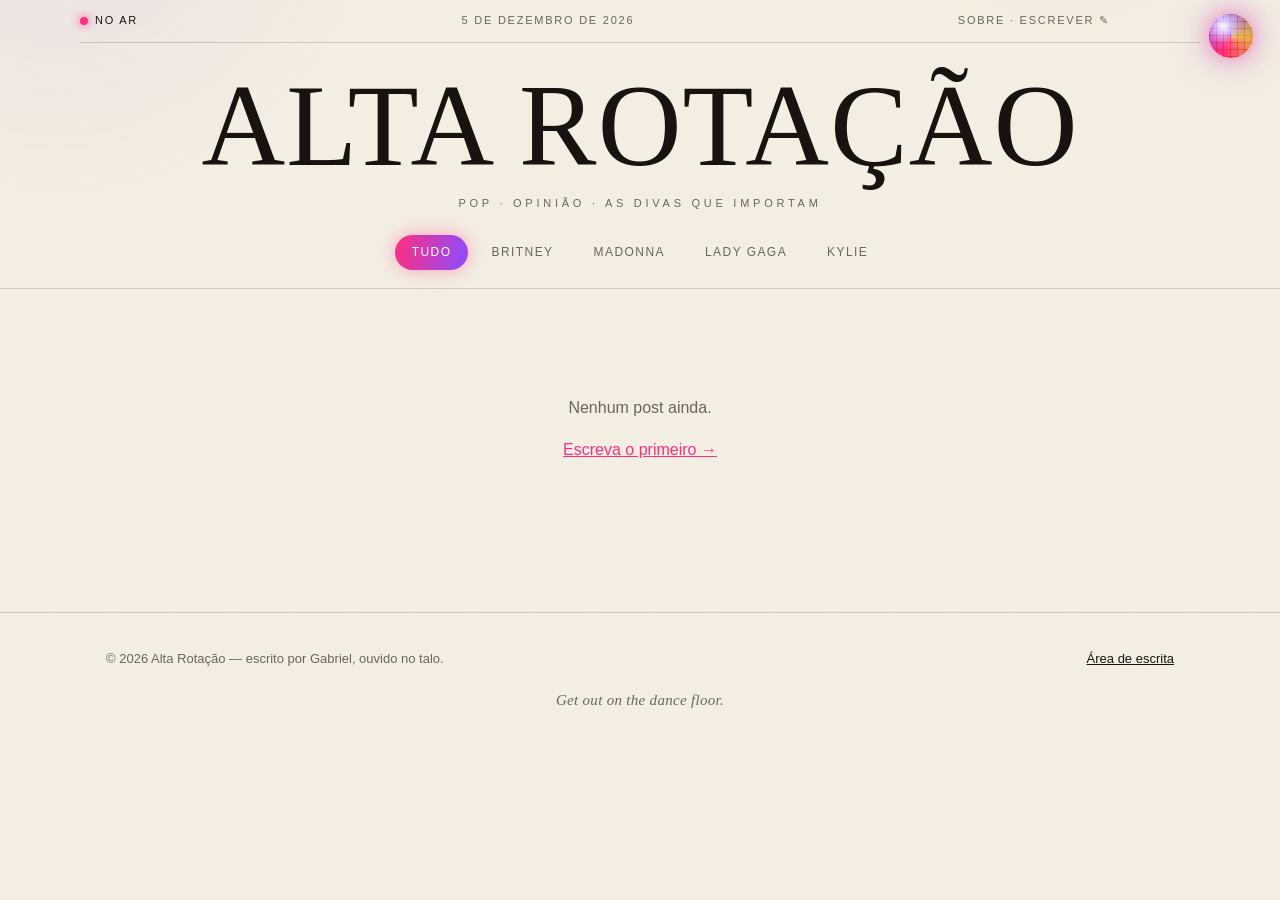
<file: index.html>
<!doctype html>
<html lang="pt-BR">
<head>
  <meta charset="utf-8">
  <meta name="viewport" content="width=device-width, initial-scale=1">
  <title>Alta Rotação — pop, opinião e as divas que importam</title>
  <meta name="description" content="Opinião sobre música pop: Britney, Madonna, Lady Gaga, Kylie e todo mundo que faz o refrão grudar.">
  <link rel="stylesheet" href="styles.css">
</head>
<body>

  <div class="discoball-wrap" title="psiu…"><div class="discoball"></div><small>clique 3x</small></div>

  <header class="masthead">
    <div class="wrap masthead-top">
      <span class="no-ar"><span class="bolinha"></span> No ar</span>
      <span id="dataHoje"></span>
      <span class="mast-links"><a href="sobre.html">Sobre</a> · <a href="admin.html">Escrever ✎</a></span>
    </div>
    <div class="wrap">
      <a href="index.html" class="logo">
        <h1>Alta Rotação</h1>
        <div class="tagline">Pop · Opinião · As divas que importam</div>
      </a>
      <nav class="divas-nav" id="menuDivas">
        <a href="index.html" class="ativo">Tudo</a>
        <a href="?diva=Britney%20Spears">Britney</a>
        <a href="?diva=Madonna">Madonna</a>
        <a href="?diva=Lady%20Gaga">Lady Gaga</a>
        <a href="?diva=Kylie%20Minogue">Kylie</a>
      </nav>
    </div>
  </header>

  <main class="wrap" id="conteudo"><!-- preenchido pelo JS --></main>

  <footer class="rodape">
    <div class="wrap">
      <span>© <span id="ano"></span> Alta Rotação — escrito por Gabriel, ouvido no talo.</span>
      <span><a href="admin.html">Área de escrita</a></span>
      <span class="assinatura-pista">Get out on the dance floor.</span>
    </div>
  </footer>

  <script src="posts.js"></script>
  <script src="app.js"></script>
  <script src="fx.js"></script>
  <script>
    document.getElementById("ano").textContent = new Date().getFullYear();
    document.getElementById("dataHoje").textContent = dataBonita(
      new Date().toISOString().slice(0, 10)
    );

    // filtro opcional por diva (?diva=...)
    const filtroDiva = new URLSearchParams(location.search).get("diva");

    // marca o item de menu ativo
    document.querySelectorAll("#menuDivas a").forEach(a => {
      const href = a.getAttribute("href");
      const ativo = filtroDiva
        ? href.includes(encodeURIComponent(filtroDiva))
        : href === "index.html";
      a.classList.toggle("ativo", ativo);
    });

    let posts = porData(carregarPosts());
    if (filtroDiva) posts = posts.filter(p => p.diva === filtroDiva);

    const alvo = document.getElementById("conteudo");

    if (!posts.length) {
      alvo.innerHTML = `<div class="vazio">
        <p>Nenhum post ainda${filtroDiva ? " sobre " + escapar(filtroDiva) : ""}.</p>
        <p><a href="admin.html">Escreva o primeiro →</a></p>
      </div>`;
    } else {
      const [destaque, ...resto] = posts;

      const cartao = (p) => `
        <article class="card">
          <a href="post.html?p=${encodeURIComponent(p.id)}">
            <div class="capa">${p.capa || "♪"}</div>
          </a>
          <p class="chamada">${escapar(p.diva || "Pop")}</p>
          <h3><a href="post.html?p=${encodeURIComponent(p.id)}">${escapar(p.titulo)}</a></h3>
          <p class="dek">${escapar(p.dek || "")}</p>
          <p class="meta"><span>${dataBonita(p.data)}</span></p>
        </article>`;

      alvo.innerHTML = `
        <section class="lead">
          <div>
            <p class="chamada">Em destaque · ${escapar(destaque.diva || "Pop")}</p>
            <h2><a href="post.html?p=${encodeURIComponent(destaque.id)}">${escapar(destaque.titulo)}</a></h2>
            <p class="dek">${escapar(destaque.dek || "")}</p>
            <p class="meta" style="margin-top:16px"><span>${dataBonita(destaque.data)}</span> · <span>por ${escapar(destaque.autor || "Gabriel")}</span></p>
          </div>
          <a href="post.html?p=${encodeURIComponent(destaque.id)}" class="capa" style="text-decoration:none">${destaque.capa || "♪"}</a>
        </section>
        ${resto.length ? `<section class="grade">${resto.map(cartao).join("")}</section>` : ""}
      `;
    }
  </script>
</body>
</html>
</file>
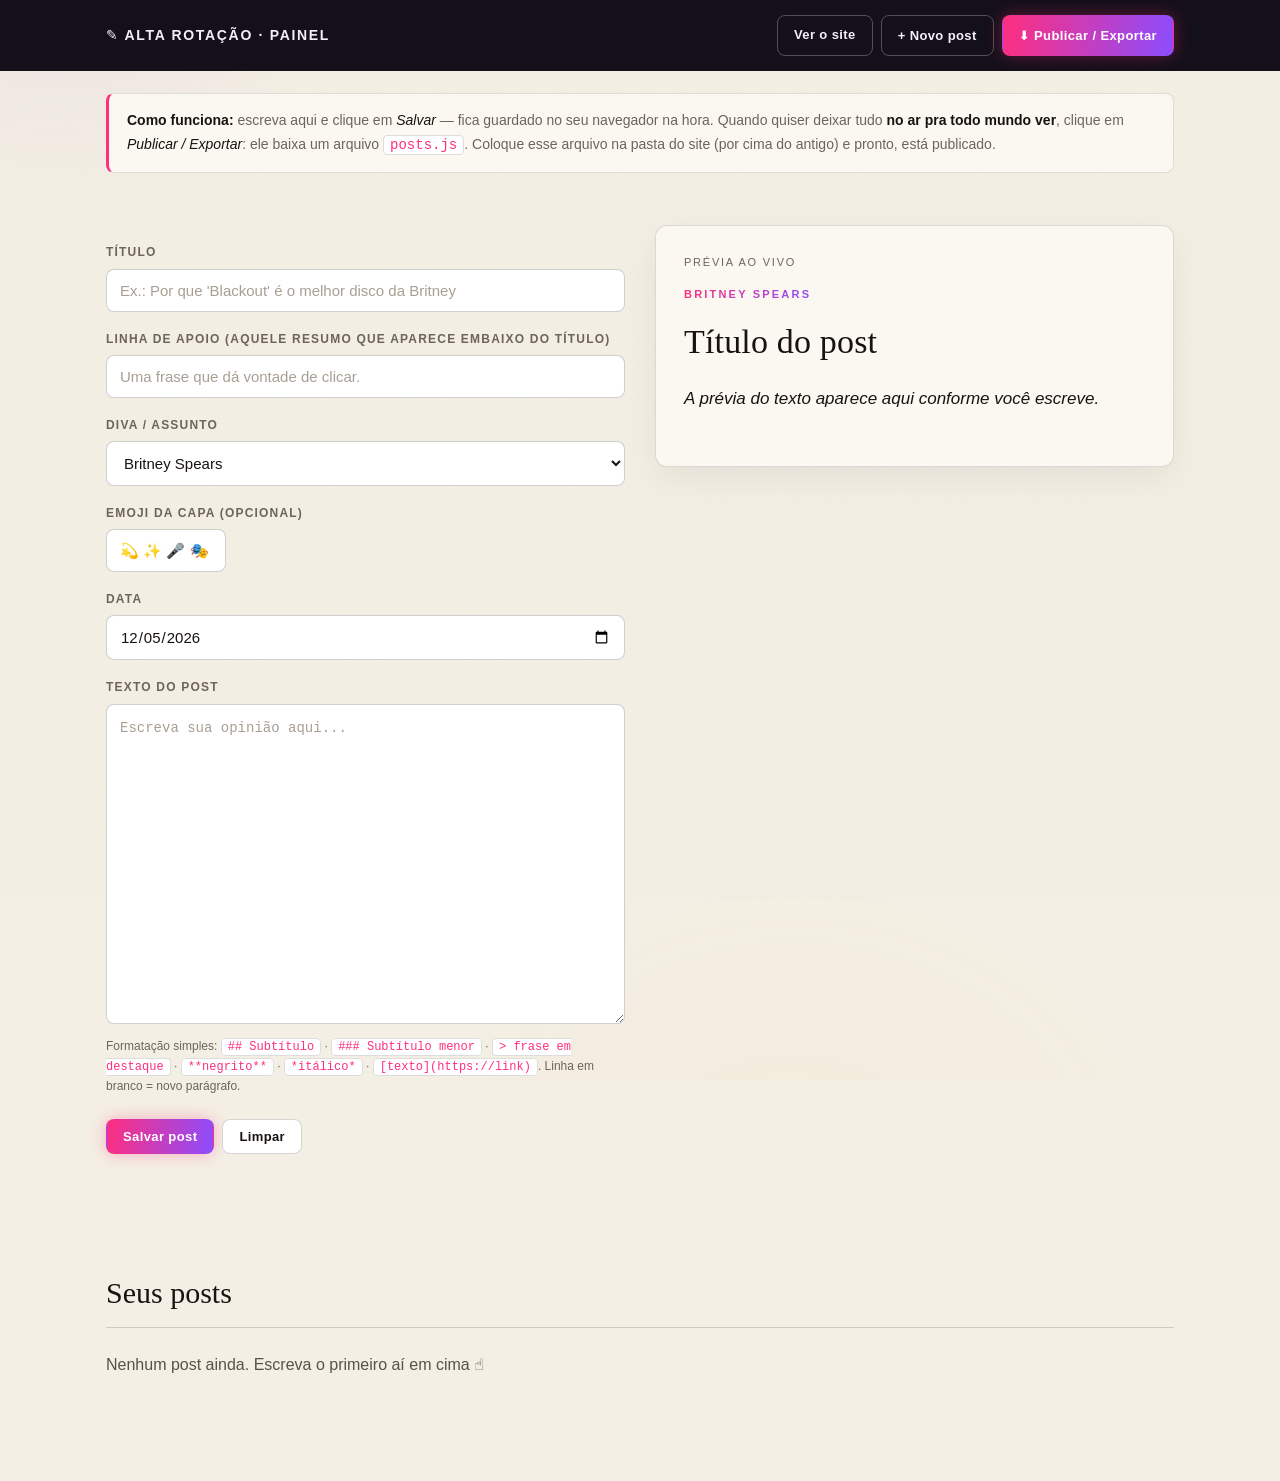
<file: admin.html>
<!doctype html>
<html lang="pt-BR">
<head>
  <meta charset="utf-8">
  <meta name="viewport" content="width=device-width, initial-scale=1">
  <title>Escrever — Alta Rotação</title>
  <link rel="stylesheet" href="styles.css">
</head>
<body class="admin">

  <div class="admin-bar">
    <div class="wrap">
      <strong>✎ Alta Rotação · Painel</strong>
      <div class="acoes">
        <a href="index.html" class="btn fantasma" target="_blank">Ver o site</a>
        <button class="btn fantasma" id="btnNovo">+ Novo post</button>
        <button class="btn primario" id="btnPublicar">⬇ Publicar / Exportar</button>
      </div>
    </div>
  </div>

  <div class="wrap">

    <div class="aviso">
      <strong>Como funciona:</strong> escreva aqui e clique em <em>Salvar</em> — fica guardado no seu navegador na hora.
      Quando quiser deixar tudo <strong>no ar pra todo mundo ver</strong>, clique em
      <em>Publicar / Exportar</em>: ele baixa um arquivo <code>posts.js</code>. Coloque esse arquivo na
      pasta do site (por cima do antigo) e pronto, está publicado.
    </div>

    <div class="admin-grid">

      <!-- Coluna 1: editor -->
      <form class="editor" id="form" onsubmit="return false;">
        <input type="hidden" id="f_id">

        <label for="f_titulo">Título</label>
        <input id="f_titulo" placeholder="Ex.: Por que 'Blackout' é o melhor disco da Britney">

        <label for="f_dek">Linha de apoio (aquele resumo que aparece embaixo do título)</label>
        <input id="f_dek" placeholder="Uma frase que dá vontade de clicar.">

        <label for="f_diva">Diva / assunto</label>
        <select id="f_diva">
          <option>Britney Spears</option>
          <option>Madonna</option>
          <option>Lady Gaga</option>
          <option>Kylie Minogue</option>
          <option>Pop em geral</option>
        </select>

        <label for="f_capa">Emoji da capa (opcional)</label>
        <input id="f_capa" maxlength="4" placeholder="💫 ✨ 🎤 🎭 ♪" style="max-width:120px">

        <label for="f_data">Data</label>
        <input id="f_data" type="date">

        <label for="f_corpo">Texto do post</label>
        <textarea id="f_corpo" placeholder="Escreva sua opinião aqui..."></textarea>
        <p class="dica">
          Formatação simples: <code>## Subtítulo</code> · <code>### Subtítulo menor</code> ·
          <code>&gt; frase em destaque</code> · <code>**negrito**</code> · <code>*itálico*</code> ·
          <code>[texto](https://link)</code>. Linha em branco = novo parágrafo.
        </p>

        <div style="margin-top:22px; display:flex; gap:8px; flex-wrap:wrap">
          <button class="btn primario" id="btnSalvar">Salvar post</button>
          <button class="btn" id="btnLimpar">Limpar</button>
        </div>
      </form>

      <!-- Coluna 2: preview -->
      <div class="preview">
        <div class="rotulo">Prévia ao vivo</div>
        <article class="artigo" style="padding:0">
          <p class="chamada" id="p_diva"></p>
          <h1 id="p_titulo" style="font-size:34px"></h1>
          <p class="dek" id="p_dek"></p>
          <div class="corpo" id="p_corpo" style="font-size:17px"></div>
        </article>
      </div>
    </div>

    <!-- Lista de posts existentes -->
    <section class="lista-posts">
      <h2>Seus posts</h2>
      <div id="listaPosts"></div>
    </section>

  </div>

  <script src="posts.js"></script>
  <script src="app.js"></script>
  <script src="admin.js"></script>
</body>
</html>
</file>
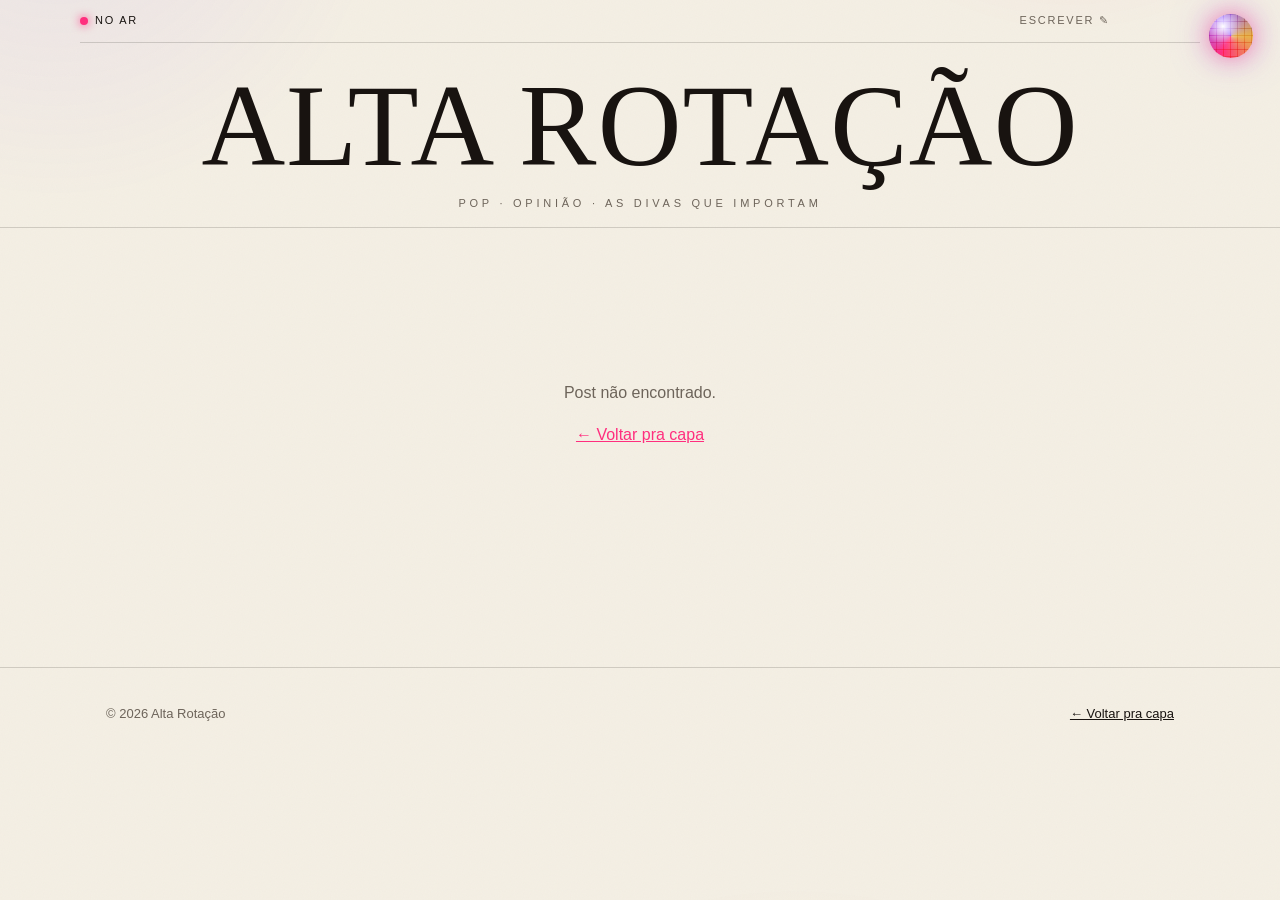
<file: post.html>
<!doctype html>
<html lang="pt-BR">
<head>
  <meta charset="utf-8">
  <meta name="viewport" content="width=device-width, initial-scale=1">
  <title>Alta Rotação</title>
  <link rel="stylesheet" href="styles.css">
</head>
<body>

  <div class="discoball-wrap" title="psiu…"><div class="discoball"></div><small>clique 3x</small></div>

  <header class="masthead">
    <div class="wrap masthead-top">
      <span class="no-ar"><span class="bolinha"></span> No ar</span>
      <a href="admin.html">Escrever ✎</a>
    </div>
    <div class="wrap">
      <a href="index.html" class="logo">
        <h1>Alta Rotação</h1>
        <div class="tagline">Pop · Opinião · As divas que importam</div>
      </a>
    </div>
  </header>

  <main class="wrap"><article class="artigo" id="artigo"></article></main>

  <footer class="rodape">
    <div class="wrap">
      <span>© <span id="ano"></span> Alta Rotação</span>
      <span><a href="index.html">← Voltar pra capa</a></span>
    </div>
  </footer>

  <script src="posts.js"></script>
  <script src="app.js"></script>
  <script src="fx.js"></script>
  <script>
    document.getElementById("ano").textContent = new Date().getFullYear();
    const post = acharPost(idDaUrl());
    const alvo = document.getElementById("artigo");

    if (!post) {
      alvo.innerHTML = `<div class="vazio">
        <p>Post não encontrado.</p><p><a href="index.html">← Voltar pra capa</a></p>
      </div>`;
    } else {
      document.title = post.titulo + " — Alta Rotação";
      alvo.innerHTML = `
        <a href="index.html" class="voltar">← Alta Rotação</a>
        <p class="chamada" style="margin-top:22px">${escapar(post.diva || "Pop")}</p>
        <h1>${escapar(post.titulo)}</h1>
        ${post.dek ? `<p class="dek">${escapar(post.dek)}</p>` : ""}
        <p class="assinatura">
          <span>Por <strong>${escapar(post.autor || "Gabriel")}</strong></span>
          <span>${dataBonita(post.data)}</span>
        </p>
        <div class="corpo">${formatarCorpo(post.corpo || "")}</div>
        <p style="margin-top:48px"><a href="index.html" class="voltar">← Ver mais posts</a></p>
      `;
    }
  </script>
</body>
</html>
</file>
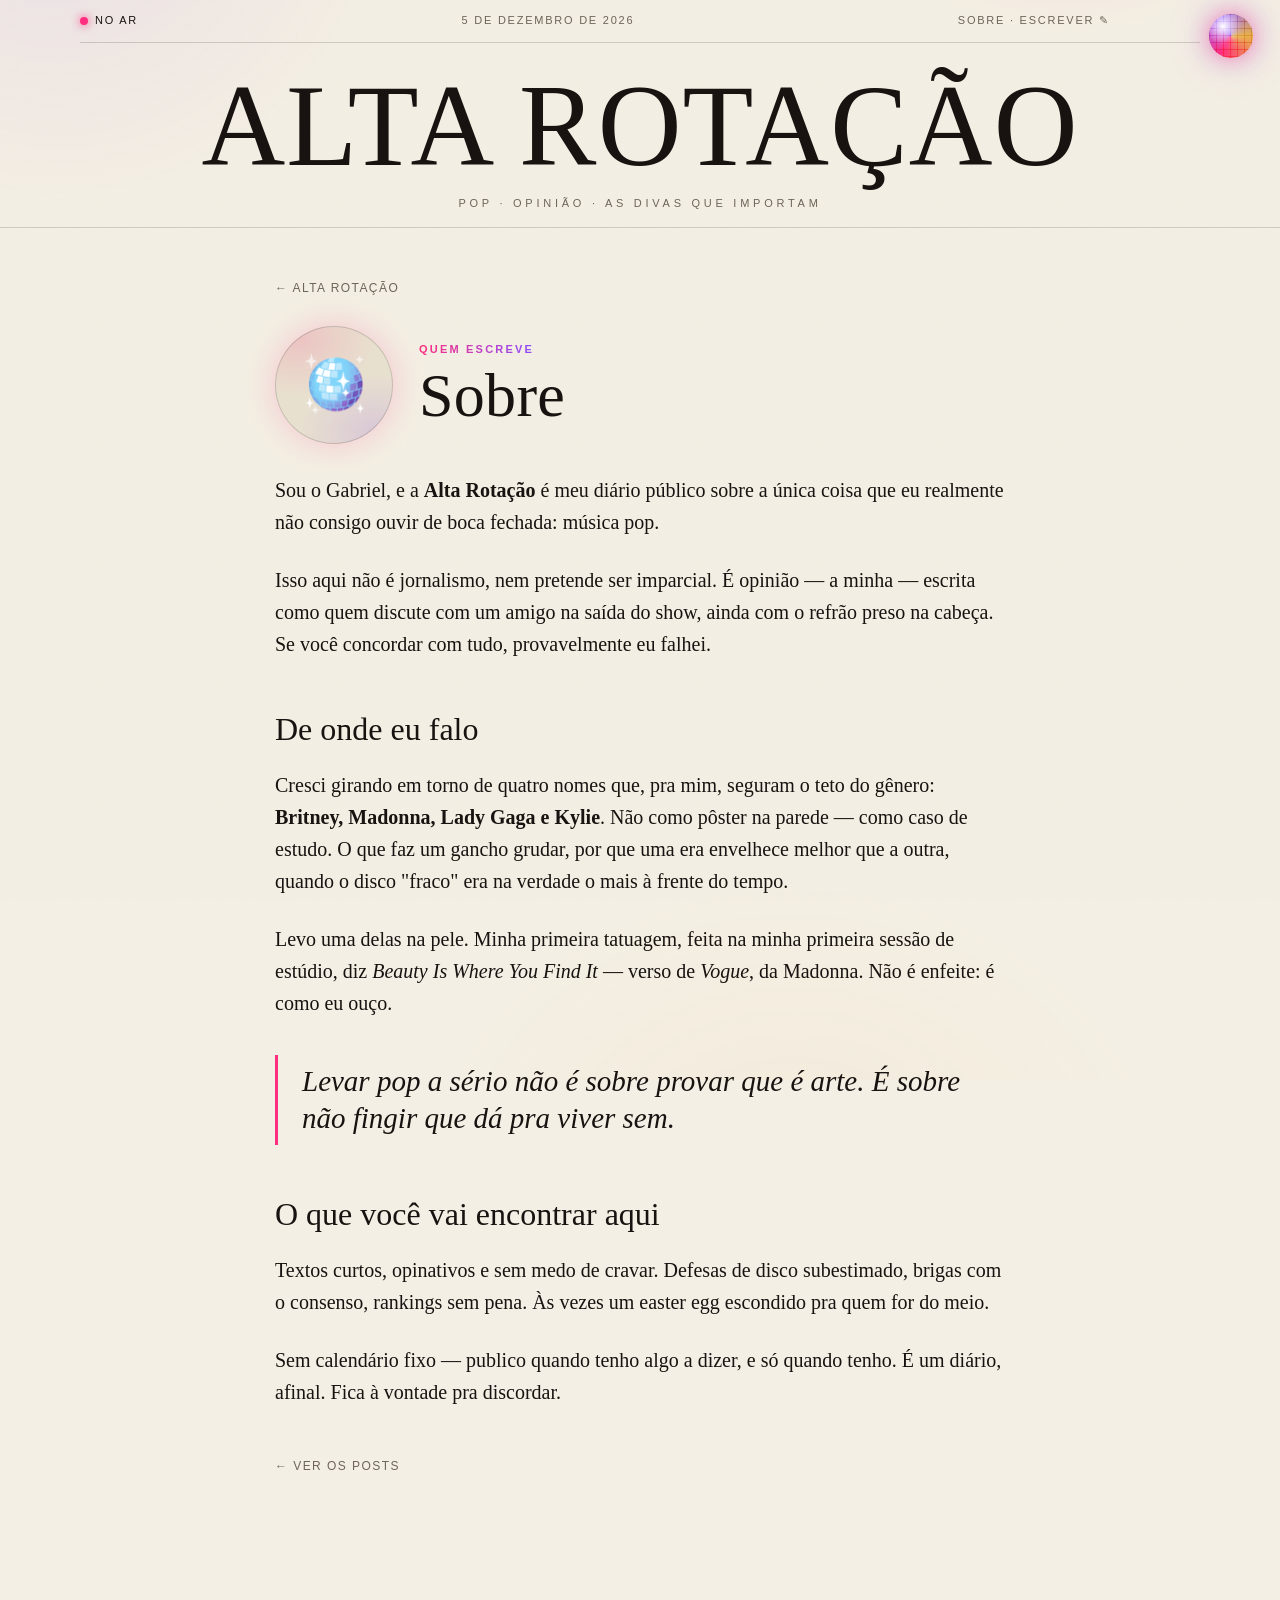
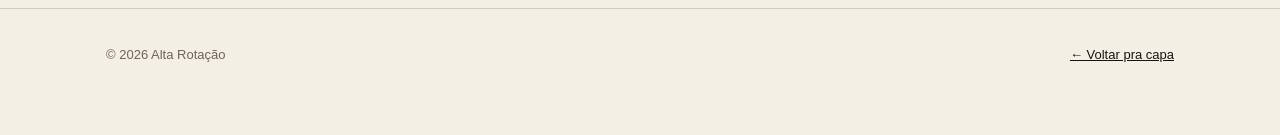
<file: sobre.html>
<!doctype html>
<html lang="pt-BR">
<head>
  <meta charset="utf-8">
  <meta name="viewport" content="width=device-width, initial-scale=1">
  <title>Sobre — Alta Rotação</title>
  <meta name="description" content="Quem escreve o Alta Rotação — diário público de opinião sobre música pop.">
  <link rel="stylesheet" href="styles.css">
</head>
<body>

  <div class="discoball-wrap" title="psiu…"><div class="discoball"></div><small>clique 3x</small></div>

  <header class="masthead">
    <div class="wrap masthead-top">
      <span class="no-ar"><span class="bolinha"></span> No ar</span>
      <span id="dataHoje"></span>
      <span class="mast-links"><a href="sobre.html">Sobre</a> · <a href="admin.html">Escrever ✎</a></span>
    </div>
    <div class="wrap">
      <a href="index.html" class="logo">
        <h1>Alta Rotação</h1>
        <div class="tagline">Pop · Opinião · As divas que importam</div>
      </a>
    </div>
  </header>

  <main class="wrap"><article class="artigo" id="sobre"></article></main>

  <footer class="rodape">
    <div class="wrap">
      <span>© <span id="ano"></span> Alta Rotação</span>
      <span><a href="index.html">← Voltar pra capa</a></span>
    </div>
  </footer>

  <script src="sobre.js"></script>
  <script src="app.js"></script>
  <script src="fx.js"></script>
  <script>
    document.getElementById("ano").textContent = new Date().getFullYear();
    document.getElementById("dataHoje").textContent = dataBonita(new Date().toISOString().slice(0, 10));

    const s = window.SOBRE || {};
    document.getElementById("sobre").innerHTML = `
      <a href="index.html" class="voltar">← Alta Rotação</a>
      <div class="sobre-topo">
        <div class="capa sobre-foto">${s.foto || "♪"}</div>
        <div>
          <p class="chamada" style="margin-bottom:6px">${escapar(s.chamada || "Quem escreve")}</p>
          <h1 style="margin:0">${escapar(s.titulo || "Sobre")}</h1>
        </div>
      </div>
      <div class="corpo">${formatarCorpo(s.texto || "")}</div>
      <p style="margin-top:44px"><a href="index.html" class="voltar">← Ver os posts</a></p>
    `;
  </script>
</body>
</html>
</file>
<file: styles.css>
/* ==========================================================================
   ALTA ROTAÇÃO — folha de estilo
   Estética: a pista depois da meia-noite. Convergência de The Fame Monster,
   Confessions (on a Dance Floor + Tour), Blackout, Mayhem, Ray of Light e
   Aphrodite — preto de clube, neon magenta→violeta, dourado de deusa e o
   globo espelhado girando. Editorial de moda, não template.

   Pra mudar as cores, mexa só nas variáveis aqui de cima.
   ========================================================================== */

:root {
  /* TEMA CLARO (padrão) — papel editorial com o rosa como acento.
     O "Modo Pista" (easter egg) troca estas variáveis e escurece tudo. */
  --void:    #f4efe4;   /* papel quente */
  --void-2:  #ece5d6;   /* painéis */
  --void-3:  #e8e0cf;   /* cartões / base das capas */
  --ink:     #181310;   /* quase-preto quente (texto) */
  --ink-soft:#6d645a;   /* cinza quente */
  --line:    rgba(24,19,16,.16);

  --spot-op:  .5;       /* intensidade dos focos de luz ao fundo */
  --grain-op: .03;      /* grão fotográfico */
  --capa-1: rgba(255,46,126,.16);  /* blush rosa das capas */
  --capa-2: rgba(139,77,255,.16);  /* blush violeta das capas */
  --capa-glow: .45;     /* brilho de globo nas capas */
  --link: var(--magenta);          /* cor dos links no corpo */

  --magenta: #ff2e7e;   /* Confessions on a Dance Floor */
  --violet:  #8b4dff;   /* Confessions Tour / Mayhem */
  --gold:    #e7b24a;   /* Aphrodite / Ray of Light */
  --ray:     #ff7a3d;   /* laranja borrado do Ray of Light */

  --neon: linear-gradient(100deg, var(--magenta), var(--violet));
  --neon-3: linear-gradient(100deg, var(--gold), var(--magenta), var(--violet));

  --display: "Didot", "Bodoni 72", "Playfair Display", Georgia, serif;
  --serif:   Georgia, "Times New Roman", serif;
  --sans:    "Helvetica Neue", Arial, system-ui, sans-serif;

  --max: 1120px;
}

* { box-sizing: border-box; }
html { scroll-behavior: smooth; }

body {
  margin: 0;
  color: var(--ink);
  background: var(--void);
  font-family: var(--serif);
  line-height: 1.6;
  -webkit-font-smoothing: antialiased;
  overflow-x: hidden;
}

/* Luzes da pista: focos fixos de cor atrás de tudo (o "spot" do globo).
   No modo pista (easter egg) elas ganham vida. */
body::before {
  content: "";
  position: fixed;
  inset: -20vh -10vw;
  z-index: -2;
  background:
    radial-gradient(38vw 38vw at 78% -6%, rgba(255,46,126,.20), transparent 60%),
    radial-gradient(42vw 42vw at 12% 4%,  rgba(139,77,255,.18), transparent 62%),
    radial-gradient(50vw 40vw at 60% 108%, rgba(231,178,74,.10), transparent 60%);
  opacity: var(--spot-op);
  transition: opacity .6s ease;
}
/* Grão fotográfico sutil — dá textura de impressão editorial */
body::after {
  content: "";
  position: fixed;
  inset: 0;
  z-index: -1;
  pointer-events: none;
  opacity: var(--grain-op);
  background-image: url("data:image/svg+xml,%3Csvg xmlns='http://www.w3.org/2000/svg' width='120' height='120'%3E%3Cfilter id='n'%3E%3CfeTurbulence type='fractalNoise' baseFrequency='0.85' numOctaves='2'/%3E%3C/filter%3E%3Crect width='100%25' height='100%25' filter='url(%23n)'/%3E%3C/svg%3E");
}

a { color: inherit; }
img { max-width: 100%; display: block; }
.wrap { max-width: var(--max); margin: 0 auto; padding: 0 26px; }

/* ---------- Globo espelhado (canto, decorativo + easter egg) ------------ */

.discoball-wrap {
  position: fixed;
  top: 14px; right: 20px;
  z-index: 40;
  text-align: center;
  cursor: pointer;
  user-select: none;
}
.discoball {
  width: 44px; height: 44px; margin: 0 auto;
  border-radius: 50%;
  position: relative;
  background:
    radial-gradient(circle at 32% 28%, #fff, rgba(255,255,255,.1) 42%, transparent 60%),
    conic-gradient(from 210deg, var(--magenta), var(--violet), var(--gold), var(--magenta));
  box-shadow: 0 0 22px rgba(255,46,126,.5), 0 0 40px rgba(139,77,255,.35);
  animation: girar 14s linear infinite;
}
.discoball::after {                 /* facetas de espelho */
  content: "";
  position: absolute; inset: 0; border-radius: 50%;
  background-image:
    linear-gradient(rgba(0,0,0,.35) 1px, transparent 1px),
    linear-gradient(90deg, rgba(0,0,0,.35) 1px, transparent 1px);
  background-size: 7px 7px;
  mix-blend-mode: overlay;
}
.discoball-wrap small {
  display: block; margin-top: 5px;
  font-family: var(--sans); font-size: 8px; letter-spacing: .22em;
  text-transform: uppercase; color: var(--ink-soft);
  opacity: 0; transition: opacity .3s;
}
.discoball-wrap:hover small { opacity: 1; }
@keyframes girar { to { transform: rotate(360deg); } }

@media (max-width: 620px) { .discoball-wrap { top: 10px; right: 12px; } .discoball { width: 34px; height: 34px; } }

/* ---------- Cabeçalho / masthead ---------------------------------------- */

.masthead { border-bottom: 1px solid var(--line); }
.masthead-top {
  display: flex; align-items: center; justify-content: space-between;
  gap: 16px; padding: 12px 0; padding-right: 90px;
  font-family: var(--sans); font-size: 11px; letter-spacing: .16em;
  text-transform: uppercase; color: var(--ink-soft);
  border-bottom: 1px solid var(--line);
}
.masthead-top a { text-decoration: none; }
.masthead-top a:hover { color: var(--magenta); }

/* indicador "NO AR" piscando — piscadela pro nome (rádio) */
.no-ar { display: inline-flex; align-items: center; gap: 7px; color: var(--ink); }
.no-ar .bolinha {
  width: 8px; height: 8px; border-radius: 50%; background: var(--magenta);
  box-shadow: 0 0 10px var(--magenta); animation: pulsar 1.6s ease-in-out infinite;
}
@keyframes pulsar { 0%,100% { opacity: 1; } 50% { opacity: .25; } }

.logo { text-align: center; padding: 30px 0 14px; text-decoration: none; display: block; }
.logo h1 {
  margin: 0;
  font-family: var(--display);
  font-size: clamp(44px, 11vw, 116px);
  font-weight: 500;
  letter-spacing: .01em;
  line-height: .92;
  text-transform: uppercase;
  color: var(--ink);
  -webkit-text-fill-color: var(--ink);
}
.logo:hover h1 {
  background: var(--neon-3);
  -webkit-background-clip: text; background-clip: text;
  -webkit-text-fill-color: transparent;
}
.logo .tagline {
  font-family: var(--sans); font-size: 11px; letter-spacing: .34em;
  text-transform: uppercase; color: var(--ink-soft);
  margin-top: 16px; min-height: 14px;
  transition: opacity .4s;
}

/* menu de divas */
.divas-nav {
  display: flex; gap: 6px; justify-content: center; flex-wrap: wrap;
  padding: 8px 0 18px;
  font-family: var(--sans); font-size: 12px; letter-spacing: .12em; text-transform: uppercase;
}
.divas-nav a {
  text-decoration: none; padding: 7px 16px; border-radius: 999px;
  color: var(--ink-soft); border: 1px solid transparent; transition: all .18s;
}
.divas-nav a:hover { color: var(--ink); border-color: var(--line); }
.divas-nav a.ativo {
  color: #fff; border-color: transparent;
  background: var(--neon); box-shadow: 0 0 18px rgba(255,46,126,.4);
}

/* ---------- Rótulos editoriais ------------------------------------------ */

.chamada {
  font-family: var(--sans); font-size: 11px; letter-spacing: .2em;
  text-transform: uppercase; font-weight: 700; margin: 0 0 8px;
  background: var(--neon); -webkit-background-clip: text; background-clip: text;
  -webkit-text-fill-color: transparent; width: fit-content;
}
.meta {
  font-family: var(--sans); font-size: 11px; letter-spacing: .12em;
  text-transform: uppercase; color: var(--ink-soft);
  display: flex; gap: 10px; align-items: center; flex-wrap: wrap;
}

/* ---------- Capas (globo/gradiente no lugar de imagem) ------------------ */

.capa {
  position: relative; overflow: hidden;
  display: flex; align-items: center; justify-content: center;
  border-radius: 6px; border: 1px solid var(--line);
  background:
    radial-gradient(120% 90% at 20% 10%, var(--capa-1), transparent 55%),
    radial-gradient(120% 90% at 85% 90%, var(--capa-2), transparent 55%),
    var(--void-3);
  font-size: 64px; text-decoration: none;
  transition: transform .4s ease;
}
.capa::before {                    /* brilho de globo espelhado */
  content: ""; position: absolute; inset: 0;
  background-image:
    radial-gradient(circle at 30% 30%, rgba(255,255,255,.16), transparent 9%),
    radial-gradient(circle at 70% 55%, rgba(255,255,255,.10), transparent 8%),
    radial-gradient(circle at 45% 80%, rgba(255,255,255,.08), transparent 7%);
  opacity: var(--capa-glow);
}
.capa::after {                     /* espelho rachado (Mayhem) — só no hover */
  content: ""; position: absolute; inset: 0; opacity: 0; transition: opacity .4s;
  background:
    linear-gradient(35deg, transparent 48%, rgba(255,255,255,.5) 49%, transparent 50%),
    linear-gradient(-20deg, transparent 62%, rgba(255,255,255,.35) 63%, transparent 64%),
    linear-gradient(75deg, transparent 30%, rgba(255,255,255,.3) 31%, transparent 32%);
}
.capa:hover::after { opacity: 1; }
.card a:hover .capa, .lead .capa:hover { transform: scale(1.015); }

/* ---------- Home: destaque + grade ------------------------------------- */

/* Matéria de destaque = bloco escuro de clube flutuando no papel.
   É sempre escuro, de propósito — é o aceno à pista sem afogar a leitura. */
.lead {
  display: grid; grid-template-columns: 1.05fr .95fr; gap: 46px;
  align-items: center; margin: 30px 0 8px; padding: clamp(28px, 4vw, 48px);
  background: #141019; border: 1px solid rgba(244,238,251,.14);
  border-radius: 18px; box-shadow: 0 20px 60px rgba(11,9,16,.16), 0 0 70px rgba(255,46,126,.12);
}
.lead .capa {
  aspect-ratio: 4/3; font-size: 96px;
  --capa-1: rgba(255,46,126,.35); --capa-2: rgba(139,77,255,.40); --capa-glow: .8;
  background:
    radial-gradient(120% 90% at 20% 10%, var(--capa-1), transparent 55%),
    radial-gradient(120% 90% at 85% 90%, var(--capa-2), transparent 55%),
    #1e1729;
  border-color: rgba(244,238,251,.14);
}
.lead h2 {
  font-family: var(--display); font-weight: 500;
  font-size: clamp(32px, 5.4vw, 60px); line-height: 1.02;
  margin: 8px 0 16px; letter-spacing: .005em;
}
.lead h2 a { text-decoration: none; color: #f4eefb; }
.lead h2 a:hover { color: var(--magenta); }
.lead .dek { font-size: 21px; color: #b3aabf; font-family: var(--serif); }
.lead .meta { color: #b3aabf; }

.grade { display: grid; grid-template-columns: repeat(3, 1fr); gap: 46px 36px; padding: 50px 0 70px; }
.card .capa { aspect-ratio: 3/2; font-size: 54px; margin-bottom: 16px; }
.card h3 {
  font-family: var(--display); font-weight: 500;
  font-size: 25px; line-height: 1.14; margin: 10px 0 8px; letter-spacing: .005em;
}
.card h3 a { text-decoration: none; }
.card h3 a:hover { color: var(--magenta); }
.card .dek { color: var(--ink-soft); font-size: 16px; margin: 0 0 12px; }

/* ---------- Página do post --------------------------------------------- */

.artigo { max-width: 730px; margin: 0 auto; padding: 46px 0 70px; }
.artigo .voltar {
  font-family: var(--sans); font-size: 12px; letter-spacing: .12em;
  text-transform: uppercase; text-decoration: none; color: var(--ink-soft);
}
.artigo .voltar:hover { color: var(--magenta); }
.artigo h1 {
  font-family: var(--display); font-weight: 500;
  font-size: clamp(34px, 6.4vw, 62px); line-height: 1.03;
  letter-spacing: .005em; margin: 20px 0 18px;
}
.artigo .dek {
  font-size: 23px; color: var(--ink-soft); font-family: var(--serif);
  border-left: 2px solid var(--magenta); padding-left: 18px; margin: 0 0 26px;
}
.artigo .assinatura {
  font-family: var(--sans); font-size: 13px; letter-spacing: .04em; color: var(--ink-soft);
  border-top: 1px solid var(--line); border-bottom: 1px solid var(--line);
  padding: 13px 0; margin: 0 0 40px; display: flex; gap: 16px; flex-wrap: wrap;
}
.corpo { font-size: 20px; }
.corpo p { margin: 0 0 26px; }
.corpo h2 { font-family: var(--display); font-weight: 500; font-size: 32px; margin: 44px 0 14px; }
.corpo h3 { font-family: var(--display); font-weight: 500; font-size: 25px; margin: 34px 0 10px; }
.corpo blockquote {
  margin: 36px 0; padding: 8px 0 8px 24px; border-left: 3px solid;
  border-image: var(--neon) 1;
  font-family: var(--display); font-size: 29px; line-height: 1.28; font-style: italic;
  color: var(--ink);
}
.corpo a { color: var(--link); text-underline-offset: 3px; }

/* ---------- Página Sobre ------------------------------------------------ */
.sobre-topo { display: flex; gap: 26px; align-items: center; margin: 26px 0 30px; }
.sobre-foto {
  width: 118px; height: 118px; flex: 0 0 auto; border-radius: 50%;
  font-size: 54px; --capa-glow: .8;
  box-shadow: 0 0 30px rgba(255,46,126,.22);
}
.sobre-foto::after { display: none; }   /* sem o "espelho rachado" no retrato */
@media (max-width: 560px) {
  .sobre-topo { flex-direction: column; align-items: flex-start; gap: 18px; }
}

/* link "Sobre / Escrever" no topo */
.mast-links a { text-decoration: none; }
.mast-links a:hover { color: var(--magenta); }

/* ---------- Rodapé ------------------------------------------------------ */

.rodape {
  border-top: 1px solid var(--line); margin-top: 44px; padding: 36px 0 70px;
  font-family: var(--sans); font-size: 13px; color: var(--ink-soft);
}
.rodape .wrap { display: flex; justify-content: space-between; flex-wrap: wrap; gap: 18px; }
.rodape a { color: var(--ink); }
.rodape .assinatura-pista {
  width: 100%; text-align: center; font-family: var(--display); font-style: italic;
  font-size: 15px; color: var(--ink-soft); letter-spacing: .02em;
}

.vazio { text-align: center; padding: 90px 20px; color: var(--ink-soft); font-family: var(--sans); }
.vazio a { color: var(--magenta); }

/* ---------- Modo Pista (easter egg) ------------------------------------- */

/* MODO PISTA (easter egg): apaga as luzes e o site inteiro vira clube. */
body.modo-pista {
  --void: #0b0910; --void-2: #16111f; --void-3: #1e1729;
  --ink: #f4eefb; --ink-soft: #a99fb8; --line: rgba(244,238,251,.14);
  --spot-op: 1; --grain-op: .05;
  --capa-1: rgba(255,46,126,.35); --capa-2: rgba(139,77,255,.40); --capa-glow: .8;
  --link: var(--gold);
}
body.modo-pista::before { opacity: 1; animation: respirarLuz 5s ease-in-out infinite; }
body.modo-pista .discoball { animation-duration: 2.2s; }
body.modo-pista .logo h1 {
  background: var(--neon-3); background-size: 300% 100%;
  -webkit-background-clip: text; background-clip: text; -webkit-text-fill-color: transparent;
  animation: deslizarNeon 4s linear infinite;
}
@keyframes respirarLuz { 0%,100% { filter: saturate(1) brightness(1); } 50% { filter: saturate(1.5) brightness(1.25); } }
@keyframes deslizarNeon { to { background-position: 300% 0; } }

/* coraçãozinho "Padam" que sobe na tela (easter egg) */
.padam {
  position: fixed; bottom: 40px; font-size: 26px; z-index: 60; pointer-events: none;
  animation: subir 2.6s ease-out forwards;
}
@keyframes subir {
  0%   { transform: translateY(0) scale(.6); opacity: 0; }
  15%  { opacity: 1; }
  100% { transform: translateY(-70vh) scale(1.2); opacity: 0; }
}

/* ---------- Responsivo -------------------------------------------------- */

@media (max-width: 860px) {
  .lead { grid-template-columns: 1fr; gap: 26px; padding: 36px 0; }
  .lead .capa { order: -1; }
  .grade { grid-template-columns: 1fr 1fr; gap: 36px 26px; }
}
@media (max-width: 560px) {
  .grade { grid-template-columns: 1fr; }
  .corpo { font-size: 18px; }
  .masthead-top { font-size: 10px; letter-spacing: .1em; padding-right: 48px; }
}

/* ==========================================================================
   PAINEL DE ADMIN (admin.html) — mesma pista, modo bastidor
   ========================================================================== */

.admin { font-family: var(--sans); }

/* Barra de topo = bastidor escuro, pra separar do espaço de escrita claro. */
.admin-bar { background: #141019; padding: 15px 0; position: sticky; top: 0; z-index: 30; }
.admin-bar .wrap { display: flex; align-items: center; justify-content: space-between; gap: 12px; flex-wrap: wrap; }
.admin-bar strong { letter-spacing: .12em; text-transform: uppercase; font-size: 14px; color: #f4eefb; }
.admin-bar .acoes { display: flex; gap: 8px; flex-wrap: wrap; }
.admin-bar .btn.fantasma { color: #f4eefb; border-color: rgba(244,238,251,.28); }
.admin-bar .btn.fantasma:hover { background: rgba(244,238,251,.12); border-color: rgba(244,238,251,.55); }

.btn {
  font-family: var(--sans); font-size: 13px; font-weight: 600; letter-spacing: .03em;
  padding: 9px 16px; border-radius: 8px; border: 1px solid rgba(24,19,16,.18);
  background: #fff; color: var(--ink); cursor: pointer; text-decoration: none; display: inline-block;
}
.btn:hover { border-color: var(--ink); }
.btn.primario { background: var(--neon); border-color: transparent; color: #fff; box-shadow: 0 0 16px rgba(255,46,126,.35); }
.btn.primario:hover { filter: brightness(1.06); }
.btn.fantasma { background: transparent; }
.btn.perigo { border-color: rgba(255,90,120,.5); color: #ff8098; background: transparent; }
.btn.perigo:hover { background: rgba(255,46,126,.12); }

.admin-grid { display: grid; grid-template-columns: 1fr 1fr; gap: 30px; padding: 30px 0 80px; align-items: start; }
.editor label {
  display: block; font-size: 12px; font-weight: 700; letter-spacing: .1em;
  text-transform: uppercase; color: var(--ink-soft); margin: 18px 0 6px;
}
.editor input, .editor select, .editor textarea {
  width: 100%; font-family: var(--sans); font-size: 15px; padding: 12px 13px;
  border: 1px solid rgba(24,19,16,.2); border-radius: 8px; background: #fff; color: var(--ink);
}
.editor input::placeholder, .editor textarea::placeholder { color: #a89f93; }
.editor input:focus, .editor select:focus, .editor textarea:focus {
  outline: none; border-color: var(--magenta); box-shadow: 0 0 0 3px rgba(255,46,126,.15);
}
.editor textarea { font-family: "SF Mono", Menlo, monospace; font-size: 14px; line-height: 1.6; min-height: 320px; resize: vertical; }
.editor .dica { font-size: 12px; color: var(--ink-soft); margin-top: 6px; line-height: 1.6; }
.editor code, .dica code { background: #fff; border: 1px solid rgba(24,19,16,.14); padding: 1px 6px; border-radius: 4px; color: var(--magenta); font-size: 12px; }

.preview {
  position: sticky; top: 84px; border: 1px solid rgba(24,19,16,.14); border-radius: 12px;
  background: #fbf8f1; padding: 28px; max-height: 80vh; overflow: auto;
  box-shadow: 0 12px 34px rgba(24,19,16,.06);
}
.preview .rotulo { font-size: 11px; letter-spacing: .16em; text-transform: uppercase; color: var(--ink-soft); margin-bottom: 14px; }

.lista-posts { padding: 10px 0 90px; }
.lista-posts h2 { font-family: var(--display); font-weight: 500; font-size: 30px; border-bottom: 1px solid var(--line); padding-bottom: 10px; }
.item { display: flex; align-items: center; justify-content: space-between; gap: 14px; padding: 15px 0; border-bottom: 1px solid var(--line); }
.item .info h4 { margin: 0 0 4px; font-family: var(--display); font-weight: 500; font-size: 20px; }
.item .info small { color: var(--ink-soft); }
.item .item-acoes { display: flex; gap: 8px; flex-shrink: 0; }

.aviso {
  background: #fbf8f1; border: 1px solid rgba(24,19,16,.12); border-left: 3px solid var(--magenta);
  border-radius: 8px; padding: 15px 18px; font-size: 14px; line-height: 1.7; margin: 22px 0; color: var(--ink-soft);
}
.aviso strong, .aviso em { color: var(--ink); }
.aviso code { background: #fff; border: 1px solid rgba(24,19,16,.14); padding: 1px 6px; border-radius: 4px; color: var(--magenta); }

@media (max-width: 860px) {
  .admin-grid { grid-template-columns: 1fr; }
  .preview { position: static; max-height: none; }
}
</file>
